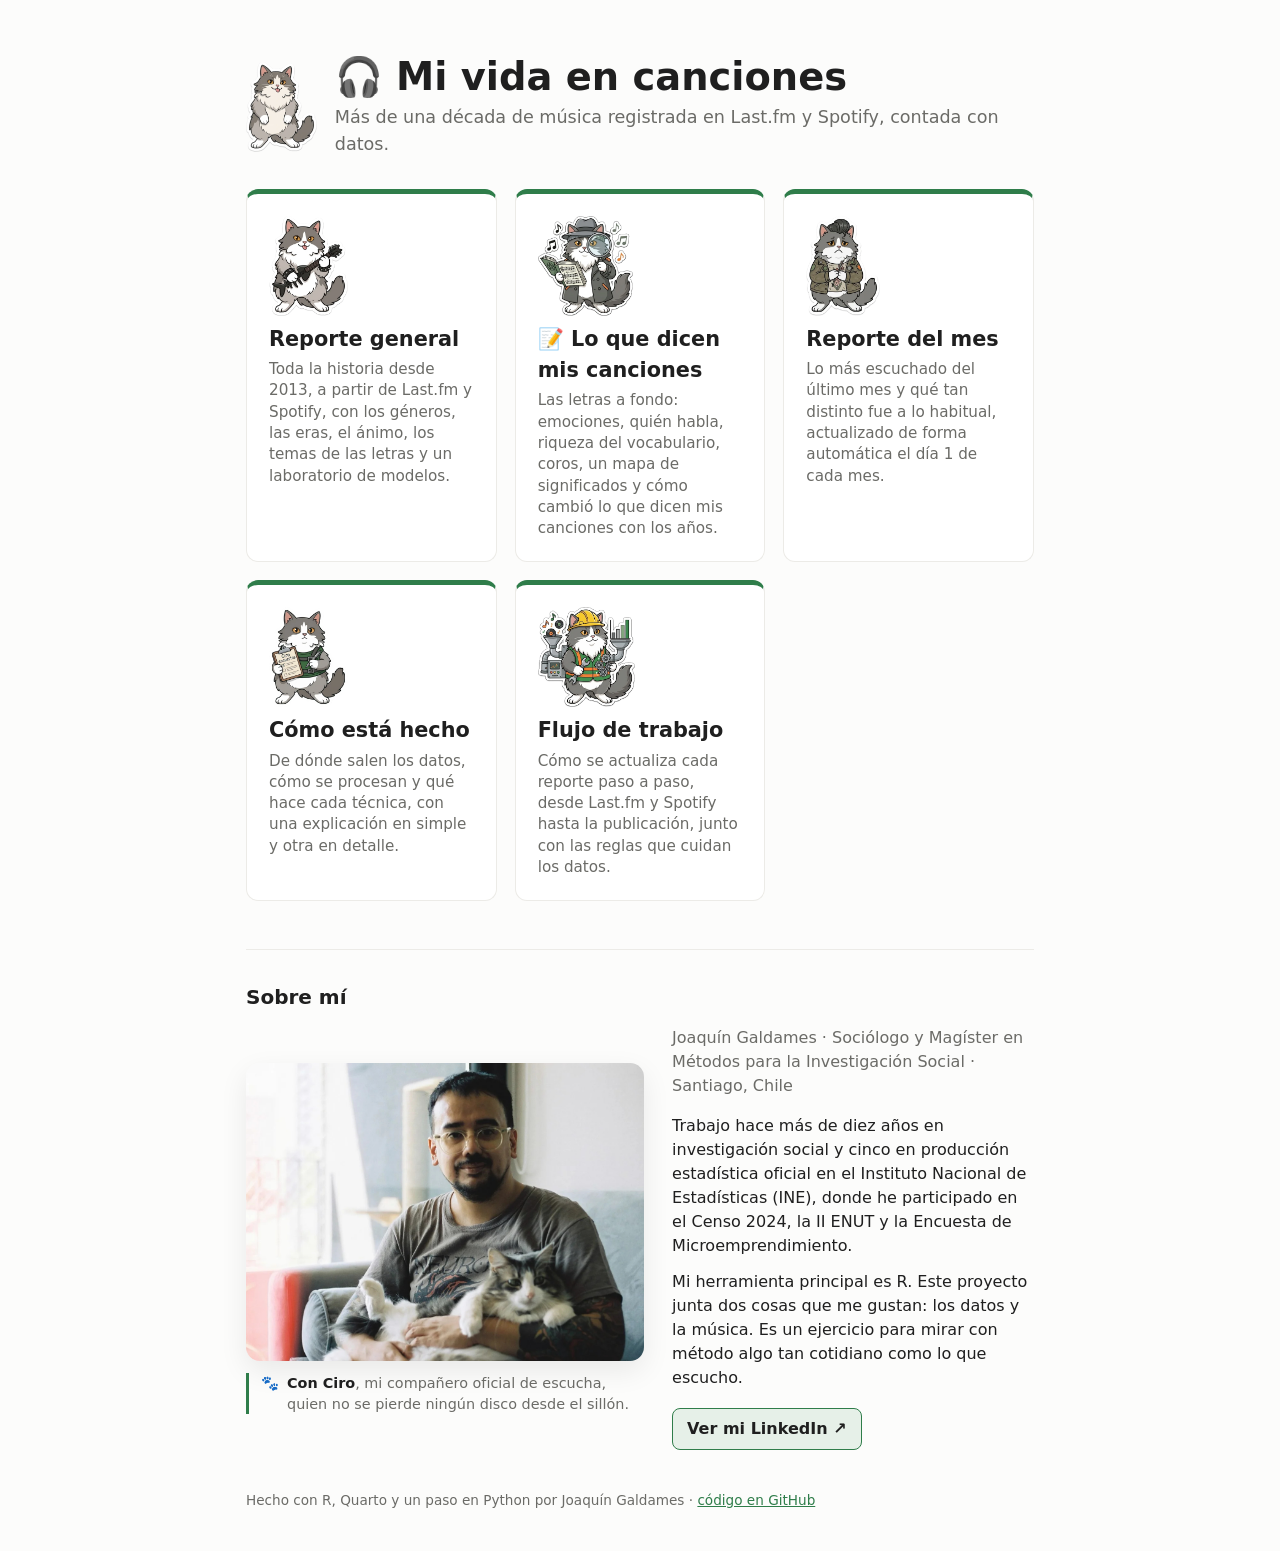
<file: docs/index.html>
<!doctype html>
<html lang="es">
<head>
<meta charset="utf-8">
<meta name="viewport" content="width=device-width, initial-scale=1">
<title>Mi vida en canciones</title>
<meta name="description" content="Más de una década de música registrada en Last.fm, contada con datos por Joaquín Galdames.">
<style>
  :root {
    --fondo: #fcfcfb;
    --superficie: #ffffff;
    --tinta: #1f1f1f;
    --suave: #6b6b67;
    --verde: #2f7d4a;
    --verde-suave: #e6f0e8;
    --borde: #ecebe7;
    --sombra: rgba(0, 0, 0, 0.08);
  }
  @media (prefers-color-scheme: dark) {
    :root:not([data-theme="light"]) {
      --fondo: #151615;
      --superficie: #1e201e;
      --tinta: #ecebe7;
      --suave: #a3a29d;
      --verde: #6fbf8a;
      --verde-suave: #1f3326;
      --borde: #2e312e;
      --sombra: rgba(0, 0, 0, 0.4);
    }
  }
  :root[data-theme="dark"] {
    --fondo: #151615;
    --superficie: #1e201e;
    --tinta: #ecebe7;
    --suave: #a3a29d;
    --verde: #6fbf8a;
    --verde-suave: #1f3326;
    --borde: #2e312e;
    --sombra: rgba(0, 0, 0, 0.4);
  }
  * { box-sizing: border-box; }
  body {
    margin: 0;
    background: var(--fondo);
    color: var(--tinta);
    font-family: "Source Sans Pro", "Segoe UI", system-ui, sans-serif;
    line-height: 1.5;
  }
  main {
    max-width: 820px;
    margin: 0 auto;
    padding: 56px 16px 40px;
  }
  h1 { font-size: clamp(1.8rem, 5vw, 2.4rem); margin: 0 0 6px; line-height: 1.1; }
  h2 { font-size: 1.25rem; margin: 0 0 14px; }
  p.sub { color: var(--suave); font-size: 1.1rem; margin: 0 0 32px; }
  .tarjetas {
    display: grid;
    grid-template-columns: repeat(auto-fit, minmax(230px, 1fr));
    gap: 18px;
  }
  a.tarjeta {
    display: block;
    background: var(--superficie);
    border: 1px solid var(--borde);
    border-top: 5px solid var(--verde);
    border-radius: 12px;
    padding: 22px;
    color: inherit;
    text-decoration: none;
    transition: transform 0.15s ease, box-shadow 0.15s ease;
  }
  a.tarjeta:hover {
    transform: translateY(-3px);
    box-shadow: 0 8px 20px var(--sombra);
  }
  a.tarjeta:focus-visible, a:focus-visible { outline: 2px solid var(--verde); outline-offset: 3px; }
  .cabecera { display: flex; align-items: center; gap: 18px; margin-bottom: 32px; }
  .cabecera p.sub { margin: 0; }
  img.ciro-cabecera { flex: none; height: 90px; width: auto; }
  img.ciro { display: block; height: 100px; width: auto; margin-bottom: 8px; }
  .titulo { font-size: 1.3rem; font-weight: 700; margin: 6px 0 4px; }
  .detalle { color: var(--suave); font-size: 0.95rem; line-height: 1.4; }

  /* Sobre mí: foto horizontal a la izquierda y texto a la derecha; en el celular, apilados */
  .sobre-mi {
    margin-top: 48px;
    padding-top: 32px;
    border-top: 1px solid var(--borde);
  }
  .sobre-mi-cuerpo {
    display: grid;
    grid-template-columns: minmax(0, 1.1fr) minmax(0, 1fr);
    gap: 28px;
    align-items: center;
  }
  .sobre-mi p { margin: 0 0 12px; }
  .sobre-mi .rol { color: var(--suave); margin-bottom: 16px; }
  a.boton {
    display: inline-flex;
    align-items: center;
    gap: 8px;
    margin-top: 6px;
    padding: 8px 14px;
    border: 1px solid var(--verde);
    border-radius: 8px;
    background: var(--verde-suave);
    color: var(--tinta);
    font-weight: 600;
    text-decoration: none;
  }
  a.boton:hover { background: var(--superficie); }
  figure.foto { margin: 0; }
  figure.foto img {
    display: block;
    width: 100%;
    height: auto;
    aspect-ratio: 4 / 3;
    object-fit: cover;
    object-position: 55% 40%;
    border-radius: 14px;
    box-shadow: 0 10px 28px var(--sombra);
  }
  figure.foto figcaption {
    display: flex;
    align-items: baseline;
    gap: 8px;
    margin-top: 12px;
    padding-left: 12px;
    border-left: 3px solid var(--verde);
    color: var(--suave);
    font-size: 0.9rem;
    line-height: 1.4;
  }
  figure.foto figcaption b { color: var(--tinta); font-weight: 600; }

  footer { margin-top: 40px; color: var(--suave); font-size: 0.85rem; }
  footer a { color: var(--verde); }

  @media (max-width: 600px) {
    main { padding-top: 36px; }
    .sobre-mi-cuerpo { grid-template-columns: 1fr; gap: 20px; }
  }
  @media (prefers-reduced-motion: reduce) { a.tarjeta { transition: none; } }
</style>
</head>
<body>
<main>
  <header class="cabecera">
    <img class="ciro-cabecera" src="img/ciro_natural.webp" alt="Ciro, mi gato gris y blanco de pelo largo, parado en dos patas" width="71" height="90">
    <div>
      <h1>🎧 Mi vida en canciones</h1>
      <p class="sub">Más de una década de música registrada en Last.fm y Spotify, contada con datos.</p>
    </div>
  </header>
  <div class="tarjetas">
    <a class="tarjeta" href="analisis_escuchas.html">
      <img class="ciro" src="img/ciro_metal.webp" alt="" width="79" height="100" loading="lazy">
      <div class="titulo">Reporte general</div>
      <div class="detalle">Toda la historia desde 2013, a partir de Last.fm y Spotify, con los géneros, las eras, el ánimo, los temas de las letras y un laboratorio de modelos.</div>
    </a>
    <a class="tarjeta" href="letras.html">
      <img class="ciro" src="img/ciro_letras.webp" alt="" width="95" height="100" loading="lazy">
      <div class="titulo">📝 Lo que dicen mis canciones</div>
      <div class="detalle">Las letras a fondo: emociones, quién habla, riqueza del vocabulario, coros, un mapa de significados y cómo cambió lo que dicen mis canciones con los años.</div>
    </a>
    <a class="tarjeta" href="reporte_mensual.html">
      <img class="ciro" src="img/ciro_postpunk.webp" alt="" width="74" height="100" loading="lazy">
      <div class="titulo">Reporte del mes</div>
      <div class="detalle">Lo más escuchado del último mes y qué tan distinto fue a lo habitual, actualizado de forma automática el día 1 de cada mes.</div>
    </a>
    <a class="tarjeta" href="metodologia.html">
      <img class="ciro" src="img/ciro_encuestas.webp" alt="" width="79" height="100" loading="lazy">
      <div class="titulo">Cómo está hecho</div>
      <div class="detalle">De dónde salen los datos, cómo se procesan y qué hace cada técnica, con una explicación en simple y otra en detalle.</div>
    </a>
    <a class="tarjeta" href="flujo.html">
      <img class="ciro" src="img/ciro_flujo.webp" alt="" width="98" height="100" loading="lazy">
      <div class="titulo">Flujo de trabajo</div>
      <div class="detalle">Cómo se actualiza cada reporte paso a paso, desde Last.fm y Spotify hasta la publicación, junto con las reglas que cuidan los datos.</div>
    </a>
  </div>

  <section class="sobre-mi" aria-labelledby="sobre-mi">
    <h2 id="sobre-mi">Sobre mí</h2>
    <div class="sobre-mi-cuerpo">
      <figure class="foto">
        <img src="img/joako_ciro.jpg" alt="Joaquín, con lentes y polera gris, sentado en un sillón con Ciro, su gato de pelo largo gris y blanco, en los brazos" width="1440" height="975" loading="lazy">
        <figcaption><span aria-hidden="true">🐾</span><span><b>Con Ciro</b>, mi compañero oficial de escucha, quien no se pierde ningún disco desde el sillón.</span></figcaption>
      </figure>
      <div>
        <p class="rol">Joaquín Galdames · Sociólogo y Magíster en Métodos para la Investigación Social · Santiago, Chile</p>
        <p>Trabajo hace más de diez años en investigación social y cinco en producción estadística oficial en el Instituto Nacional de Estadísticas (INE), donde he participado en el Censo 2024, la II ENUT y la Encuesta de Microemprendimiento.</p>
        <p>Mi herramienta principal es R. Este proyecto junta dos cosas que me gustan: los datos y la música. Es un ejercicio para mirar con método algo tan cotidiano como lo que escucho.</p>
        <a class="boton" href="https://www.linkedin.com/in/joaqu%C3%ADn-enrique-galdames/" target="_blank" rel="noopener">Ver mi LinkedIn ↗</a>
      </div>
    </div>
  </section>

  <footer>Hecho con R, Quarto y un paso en Python por Joaquín Galdames · <a href="https://github.com/joakonib/escuchas_last">código en GitHub</a></footer>
</main>
</body>
</html>
</file>
